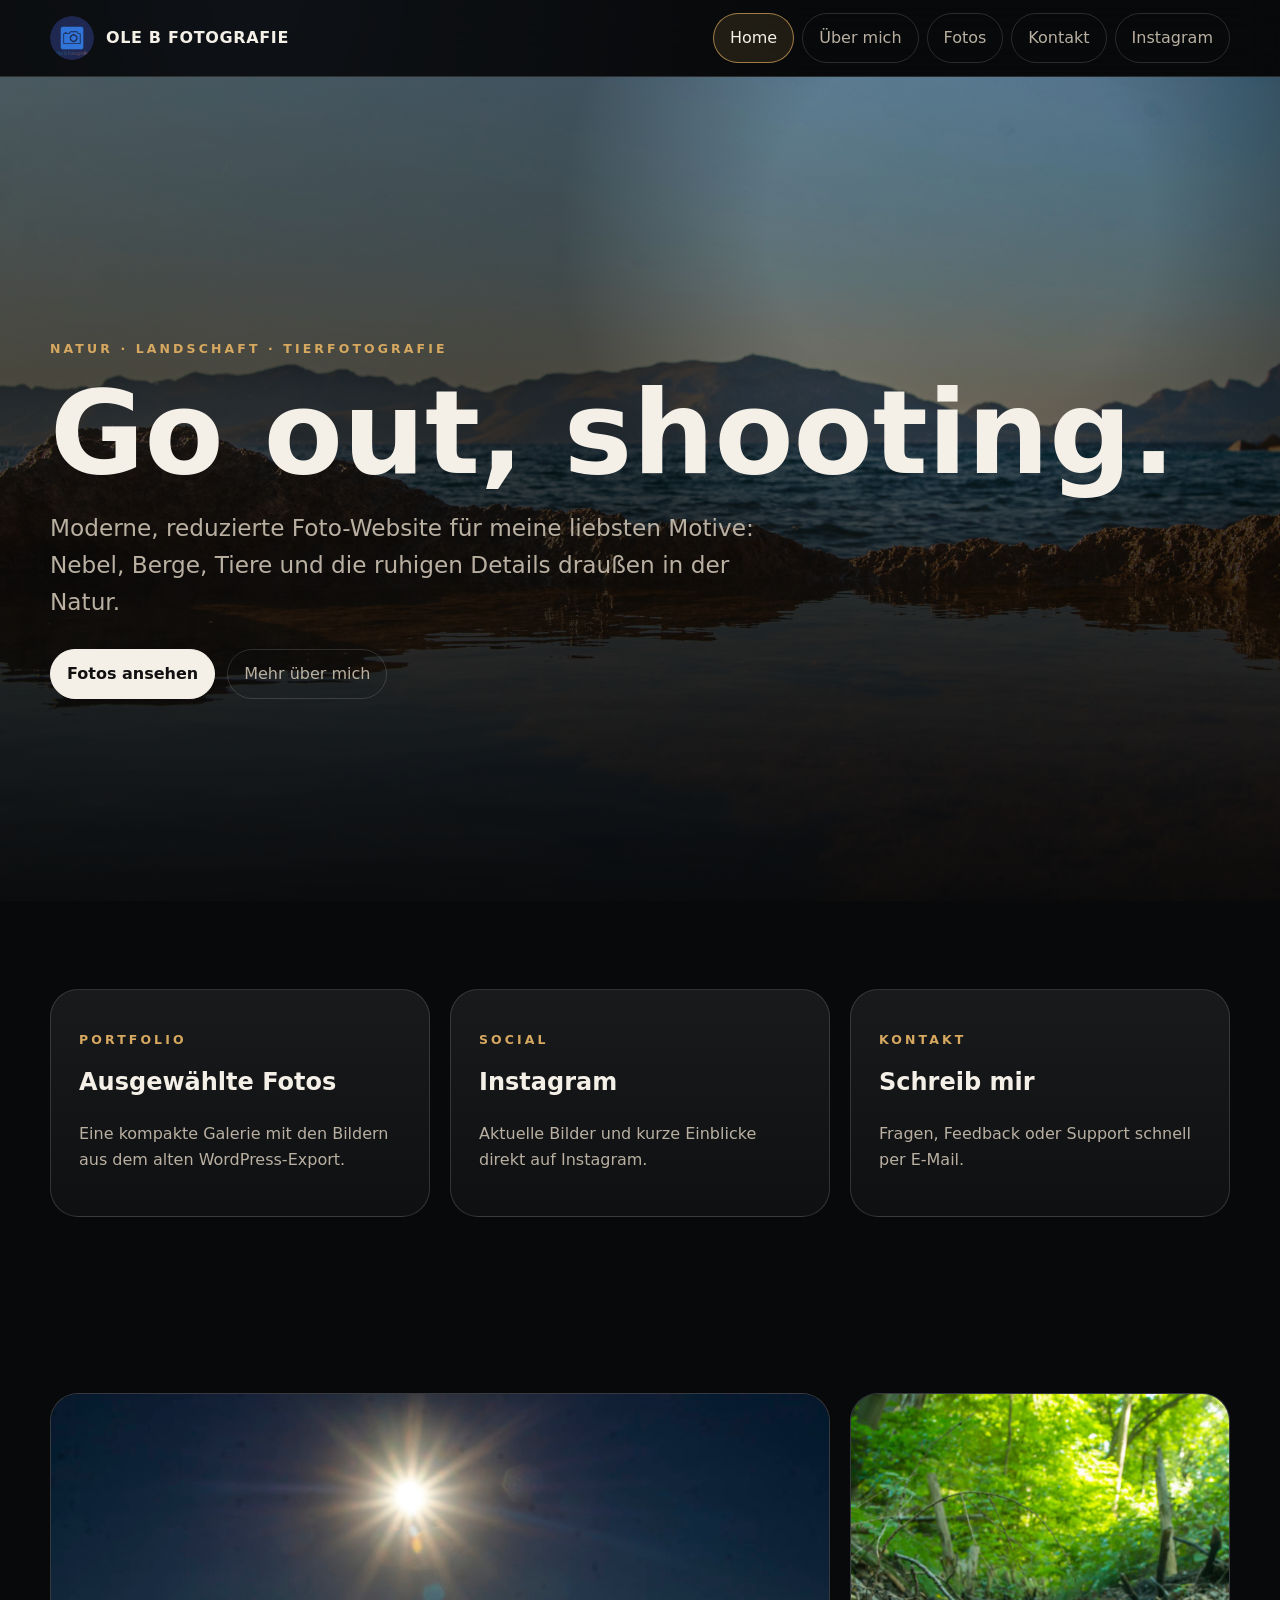
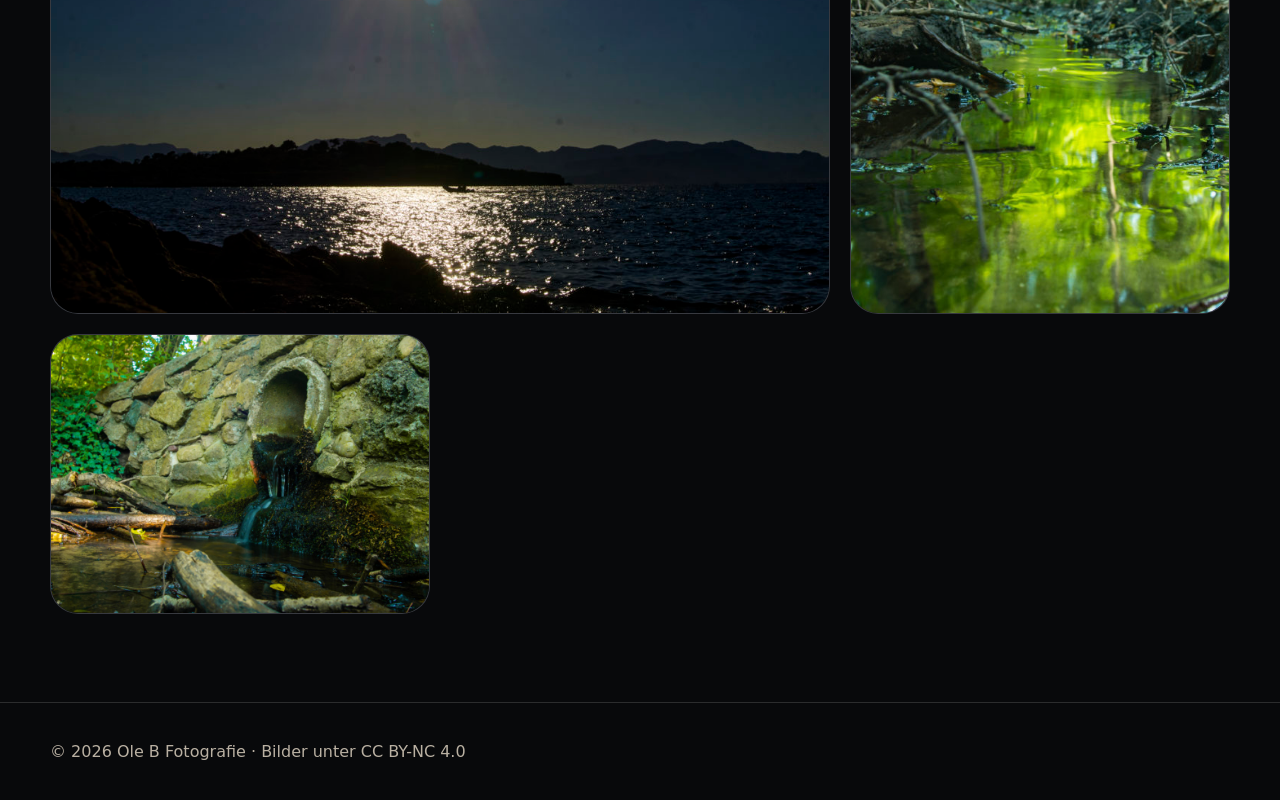
<file: index.html>
<!doctype html>
<html lang="de">
<head>
  <meta charset="utf-8">
  <meta name="viewport" content="width=device-width, initial-scale=1">
  <meta name="description" content="Natur-, Landschafts- und Tierfotografie von Ole B.">
  <title>Ole B Fotografie — Go out, shooting</title>
  <link rel="icon" href="/wp-content/uploads/2022/08/logo2-150x150.png">
  <link rel="stylesheet" href="/assets/site.css">
  <script src="/assets/site.js" defer></script>
</head>
<body>
<header class="site-header"><nav class="wrap nav"><a class="brand" href="/"><img src="/wp-content/uploads/2022/08/logo2-modified-150x150.png" alt="Ole B Fotografie Logo"><span>Ole B Fotografie</span></a><div class="links"><a aria-current="page" href="/">Home</a><a  href="/about/">Über mich</a><a  href="/portfolio/">Fotos</a><a  href="/contact/">Kontakt</a><a href="/instagram/">Instagram</a></div></nav></header>
<main>
  <section class="hero" style="--hero:url('/wp-content/uploads/2022/08/DSC8796-scaled.jpg')"><div class="wrap hero-content"><p class="eyebrow">Natur · Landschaft · Tierfotografie</p><h1>Go out, shooting.</h1><p class="lead">Moderne, reduzierte Foto-Website für meine liebsten Motive: Nebel, Berge, Tiere und die ruhigen Details draußen in der Natur.</p><div class="actions"><a class="button primary" href="/portfolio/">Fotos ansehen</a><a class="button" href="/about/">Mehr über mich</a></div></div></section>
  <section class="wrap section grid cards"><a class="card" href="/portfolio/"><p class="eyebrow">Portfolio</p><h2>Ausgewählte Fotos</h2><p class="muted">Eine kompakte Galerie mit den Bildern aus dem alten WordPress-Export.</p></a><a class="card" href="/instagram/"><p class="eyebrow">Social</p><h2>Instagram</h2><p class="muted">Aktuelle Bilder und kurze Einblicke direkt auf Instagram.</p></a><a class="card" href="/contact/"><p class="eyebrow">Kontakt</p><h2>Schreib mir</h2><p class="muted">Fragen, Feedback oder Support schnell per E-Mail.</p></a></section>
  <section class="wrap section"><div class="grid gallery"><a class="photo wide" href="/wp-content/uploads/2022/08/DSC8822-scaled.jpg"><img src="/wp-content/uploads/2022/08/DSC8822-1024x682.jpg" alt="Wildtierfoto im warmen Licht"></a><a class="photo small" href="/wp-content/uploads/2022/08/DSC00333-scaled.jpg"><img src="/wp-content/uploads/2022/08/DSC00333-1024x732.jpg" alt="Landschaftsfoto"></a><a class="photo small" href="/wp-content/uploads/2022/08/DSC00295-scaled.jpg"><img src="/wp-content/uploads/2022/08/DSC00295-1024x682.jpg" alt="Naturaufnahme"></a></div></section>
</main>
<footer class="site-footer"><div class="wrap">© <span data-year></span> Ole B Fotografie · Bilder unter <a href="https://creativecommons.org/licenses/by-nc/4.0/" target="_blank" rel="noreferrer">CC BY-NC 4.0</a></div></footer>
</body></html>
</file>
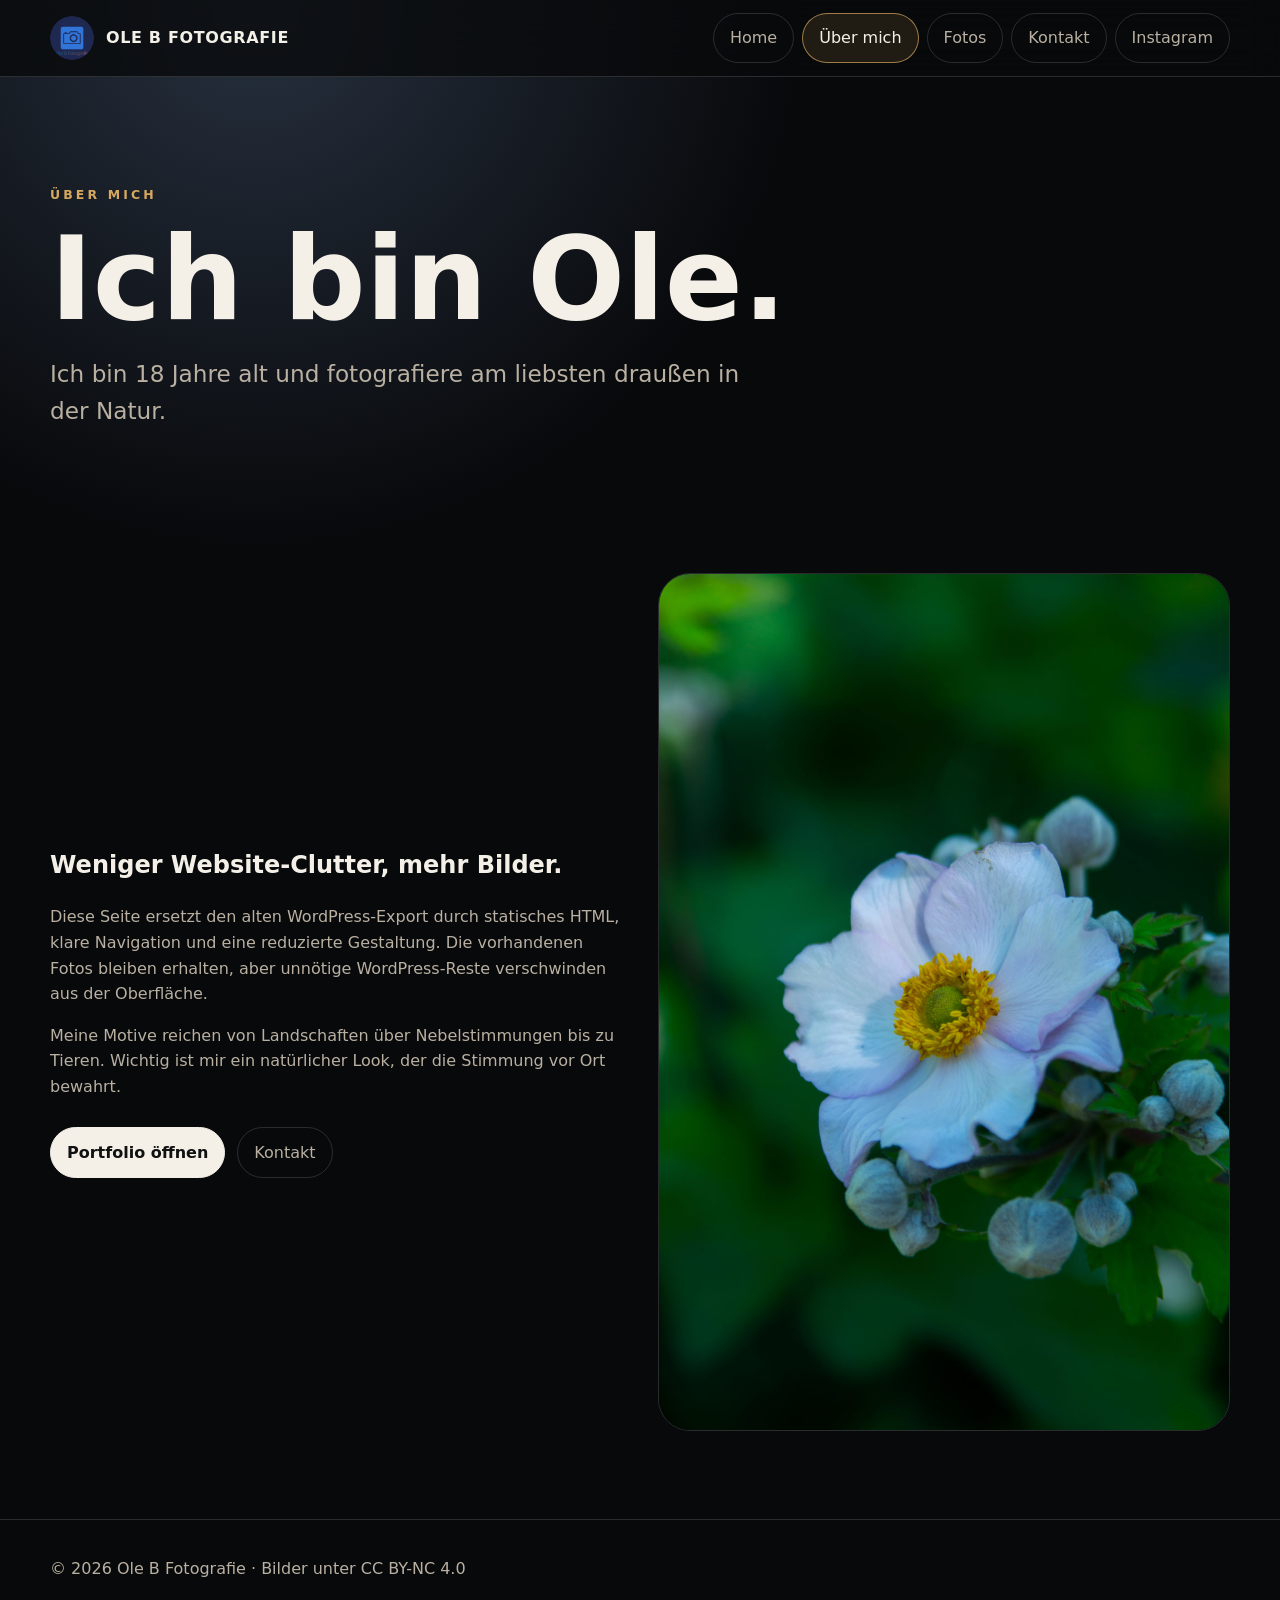
<file: about/index.html>
<!doctype html>
<html lang="de">
<head>
  <meta charset="utf-8">
  <meta name="viewport" content="width=device-width, initial-scale=1">
  <meta name="description" content="Natur-, Landschafts- und Tierfotografie von Ole B.">
  <title>Über mich — Ole B Fotografie</title>
  <link rel="icon" href="/wp-content/uploads/2022/08/logo2-150x150.png">
  <link rel="stylesheet" href="/assets/site.css">
  <script src="/assets/site.js" defer></script>
</head>
<body>
<header class="site-header"><nav class="wrap nav"><a class="brand" href="/"><img src="/wp-content/uploads/2022/08/logo2-modified-150x150.png" alt="Ole B Fotografie Logo"><span>Ole B Fotografie</span></a><div class="links"><a  href="/">Home</a><a aria-current="page" href="/about/">Über mich</a><a  href="/portfolio/">Fotos</a><a  href="/contact/">Kontakt</a><a href="/instagram/">Instagram</a></div></nav></header>
<main class="wrap">
  <section class="page-hero"><p class="eyebrow">Über mich</p><h1 class="page-title">Ich bin Ole.</h1><p class="lead">Ich bin <span data-age></span> Jahre alt und fotografiere am liebsten draußen in der Natur.</p></section>
  <section class="section split"><div><h2>Weniger Website-Clutter, mehr Bilder.</h2><p class="muted">Diese Seite ersetzt den alten WordPress-Export durch statisches HTML, klare Navigation und eine reduzierte Gestaltung. Die vorhandenen Fotos bleiben erhalten, aber unnötige WordPress-Reste verschwinden aus der Oberfläche.</p><p class="muted">Meine Motive reichen von Landschaften über Nebelstimmungen bis zu Tieren. Wichtig ist mir ein natürlicher Look, der die Stimmung vor Ort bewahrt.</p><div class="actions"><a class="button primary" href="/portfolio/">Portfolio öffnen</a><a class="button" href="/contact/">Kontakt</a></div></div><div class="portrait"><img src="/wp-content/uploads/2022/08/DSC7143-1022x1536.jpg" alt="Fotografie von Ole B"></div></section>
</main>
<footer class="site-footer"><div class="wrap">© <span data-year></span> Ole B Fotografie · Bilder unter <a href="https://creativecommons.org/licenses/by-nc/4.0/" target="_blank" rel="noreferrer">CC BY-NC 4.0</a></div></footer>
</body></html>
</file>
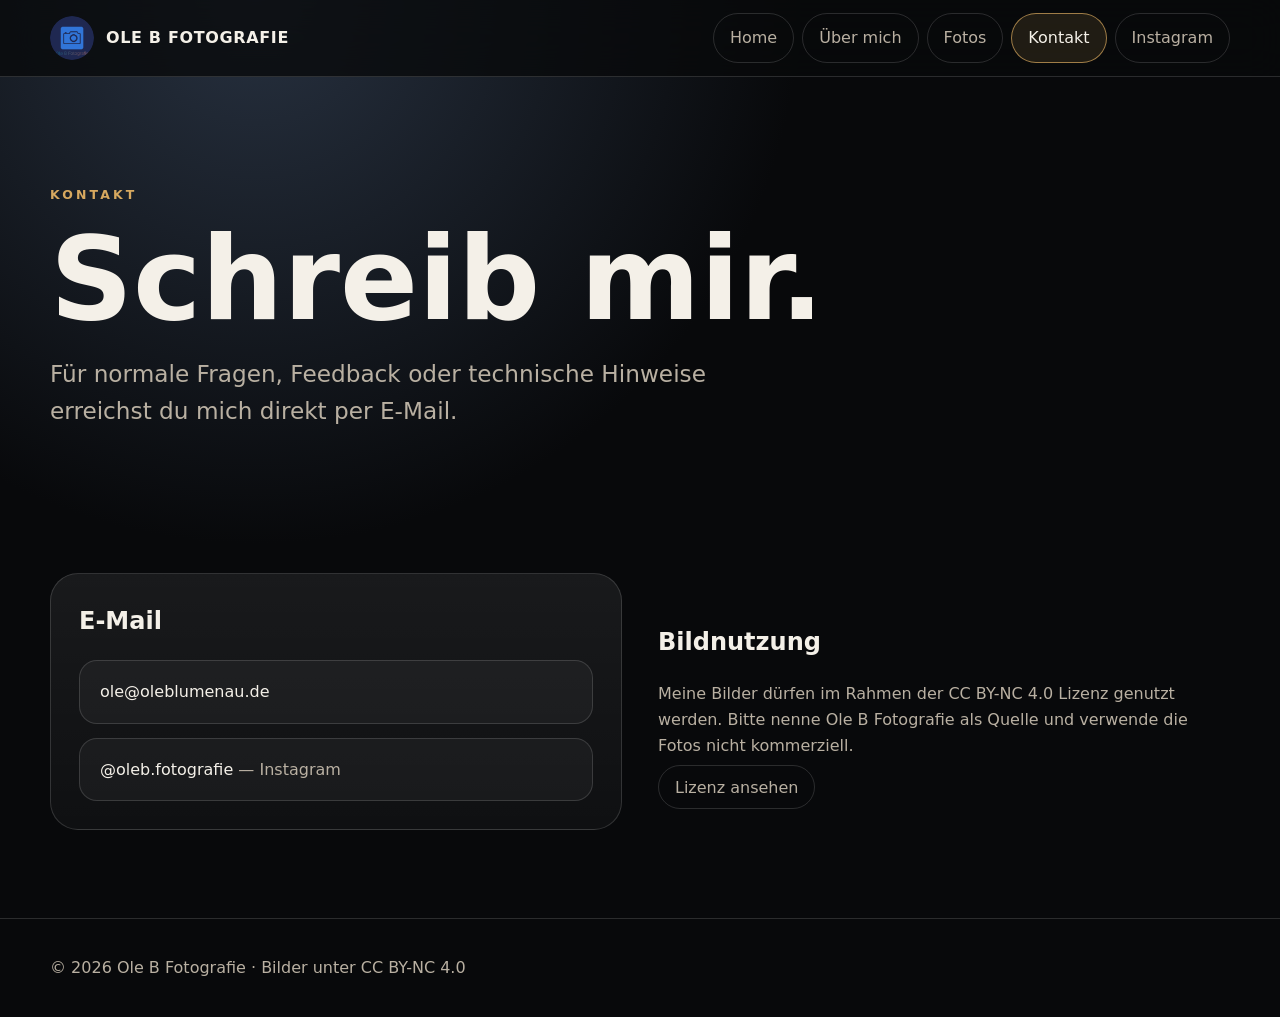
<file: contact/index.html>
<!doctype html>
<html lang="de">
<head>
  <meta charset="utf-8">
  <meta name="viewport" content="width=device-width, initial-scale=1">
  <meta name="description" content="Natur-, Landschafts- und Tierfotografie von Ole B.">
  <title>Kontakt — Ole B Fotografie</title>
  <link rel="icon" href="/wp-content/uploads/2022/08/logo2-150x150.png">
  <link rel="stylesheet" href="/assets/site.css">
  <script src="/assets/site.js" defer></script>
</head>
<body>
<header class="site-header"><nav class="wrap nav"><a class="brand" href="/"><img src="/wp-content/uploads/2022/08/logo2-modified-150x150.png" alt="Ole B Fotografie Logo"><span>Ole B Fotografie</span></a><div class="links"><a  href="/">Home</a><a  href="/about/">Über mich</a><a  href="/portfolio/">Fotos</a><a aria-current="page" href="/contact/">Kontakt</a><a href="/instagram/">Instagram</a></div></nav></header>
<main class="wrap">
  <section class="page-hero"><p class="eyebrow">Kontakt</p><h1 class="page-title">Schreib mir.</h1><p class="lead">Für normale Fragen, Feedback oder technische Hinweise erreichst du mich direkt per E-Mail.</p></section>
  <section class="section split"><div class="card"><h2>E-Mail</h2><div class="contact-list"><a href="mailto:ole@oleblumenau.de">ole@oleblumenau.de<a href="https://www.instagram.com/oleb.fotografie/" target="_blank" rel="noreferrer">@oleb.fotografie <span class="muted">— Instagram</span></a></div></div><div><h2>Bildnutzung</h2><p class="muted">Meine Bilder dürfen im Rahmen der CC BY-NC 4.0 Lizenz genutzt werden. Bitte nenne Ole B Fotografie als Quelle und verwende die Fotos nicht kommerziell.</p><a class="button" href="https://creativecommons.org/licenses/by-nc/4.0/" target="_blank" rel="noreferrer">Lizenz ansehen</a></div></section>
</main>
<footer class="site-footer"><div class="wrap">© <span data-year></span> Ole B Fotografie · Bilder unter <a href="https://creativecommons.org/licenses/by-nc/4.0/" target="_blank" rel="noreferrer">CC BY-NC 4.0</a></div></footer>
</body></html>
</file>
<file: assets/site.css>
:root{color-scheme:dark;--bg:#08090b;--panel:#111419;--text:#f4f0e8;--muted:#b9b0a2;--line:rgba(255,255,255,.14);--accent:#d7a85f;--max:1180px}*{box-sizing:border-box}html{scroll-behavior:smooth}body{margin:0;font-family:Inter,ui-sans-serif,system-ui,-apple-system,Segoe UI,sans-serif;background:radial-gradient(circle at 20% 0%,#273140 0,#08090b 34rem),var(--bg);color:var(--text);line-height:1.6}a{color:inherit;text-decoration:none}img{max-width:100%;display:block}.wrap{width:min(var(--max),calc(100% - 32px));margin:auto}.site-header{position:sticky;top:0;z-index:10;background:rgba(8,9,11,.78);backdrop-filter:blur(18px);border-bottom:1px solid var(--line)}.nav{min-height:76px;display:flex;align-items:center;justify-content:space-between;gap:24px}.brand{display:flex;align-items:center;gap:12px;font-weight:800;letter-spacing:.04em;text-transform:uppercase}.brand img{width:44px;height:44px;border-radius:50%}.links{display:flex;gap:8px;align-items:center;flex-wrap:wrap}.links a,.button{border:1px solid var(--line);border-radius:999px;padding:.72rem 1rem;color:var(--muted);transition:.2s}.links a:hover,.links a[aria-current=page],.button:hover{color:var(--text);border-color:rgba(215,168,95,.7);background:rgba(215,168,95,.12)}.hero{min-height:calc(100vh - 76px);display:grid;align-items:end;position:relative;isolation:isolate;overflow:hidden}.hero:before{content:"";position:absolute;inset:0;background:linear-gradient(180deg,rgba(8,9,11,.18),rgba(8,9,11,.9)),var(--hero) center/cover;z-index:-2}.hero:after{content:"";position:absolute;inset:0;background:radial-gradient(circle at 75% 18%,transparent 0 12rem,rgba(0,0,0,.36) 25rem);z-index:-1}.hero-content{padding:8rem 0 5rem}.eyebrow{color:var(--accent);letter-spacing:.25em;text-transform:uppercase;font-size:.78rem;font-weight:800}.hero h1,.page-title{font-size:clamp(3rem,9vw,8rem);line-height:.9;margin:.2em 0;text-wrap:balance}.lead{font-size:clamp(1.1rem,2.2vw,1.45rem);color:var(--muted);max-width:720px}.actions{display:flex;gap:12px;flex-wrap:wrap;margin-top:28px}.button.primary{background:var(--text);color:#111;border-color:var(--text);font-weight:800}.section{padding:88px 0}.grid{display:grid;gap:20px}.cards{grid-template-columns:repeat(3,minmax(0,1fr))}.card{background:linear-gradient(180deg,rgba(255,255,255,.07),rgba(255,255,255,.03));border:1px solid var(--line);border-radius:28px;padding:28px;min-height:220px}.card h2,.card h3{margin-top:0}.muted{color:var(--muted)}.gallery{grid-template-columns:repeat(12,1fr);grid-auto-flow:dense}.photo{min-height:280px;border-radius:28px;overflow:hidden;border:1px solid var(--line);background:#16191f}.photo img{width:100%;height:100%;object-fit:cover;transition:transform .35s ease}.photo:hover img{transform:scale(1.04)}.wide{grid-column:span 8}.small{grid-column:span 4}.tall{grid-column:span 4;grid-row:span 2}.page-hero{padding:96px 0 32px}.split{display:grid;grid-template-columns:1fr 1fr;gap:36px;align-items:center}.portrait{border-radius:32px;border:1px solid var(--line);overflow:hidden}.contact-list{display:grid;gap:14px}.contact-list a{padding:18px 20px;border:1px solid var(--line);border-radius:18px;background:rgba(255,255,255,.04)}.site-footer{border-top:1px solid var(--line);padding:36px 0;color:var(--muted)}@media (max-width:760px){.nav{align-items:flex-start;flex-direction:column;padding:16px 0}.links{width:100%}.links a{flex:1;text-align:center}.cards,.split{grid-template-columns:1fr}.gallery{grid-template-columns:1fr}.wide,.small,.tall{grid-column:auto;grid-row:auto}.section{padding:56px 0}.photo{min-height:230px}}

/* ---------- Lightbox ---------- */
#lightbox{position:fixed;inset:0;z-index:100;background:rgba(8,9,11,.96);display:flex;align-items:center;justify-content:center}
#lightbox[hidden]{display:none}
#lightbox img{max-width:calc(100vw - 120px);max-height:calc(100vh - 80px);object-fit:contain;border-radius:12px;box-shadow:0 24px 80px rgba(0,0,0,.7)}
#lightbox-close,#lightbox-prev,#lightbox-next{position:fixed;background:rgba(255,255,255,.08);border:1px solid var(--line);color:var(--text);border-radius:999px;cursor:pointer;transition:.2s;line-height:1;font-size:1.1rem}
#lightbox-close{top:20px;right:24px;padding:.6rem .9rem}
#lightbox-prev,#lightbox-next{top:50%;transform:translateY(-50%);padding:.8rem 1.1rem;font-size:1.4rem}
#lightbox-prev{left:16px}
#lightbox-next{right:16px}
#lightbox-close:hover,#lightbox-prev:hover,#lightbox-next:hover{background:rgba(215,168,95,.18);border-color:rgba(215,168,95,.7);color:var(--text)}
@media(max-width:760px){#lightbox img{max-width:100vw;max-height:calc(100vh - 120px);border-radius:0}#lightbox-prev{left:4px}#lightbox-next{right:4px}}
</file>
